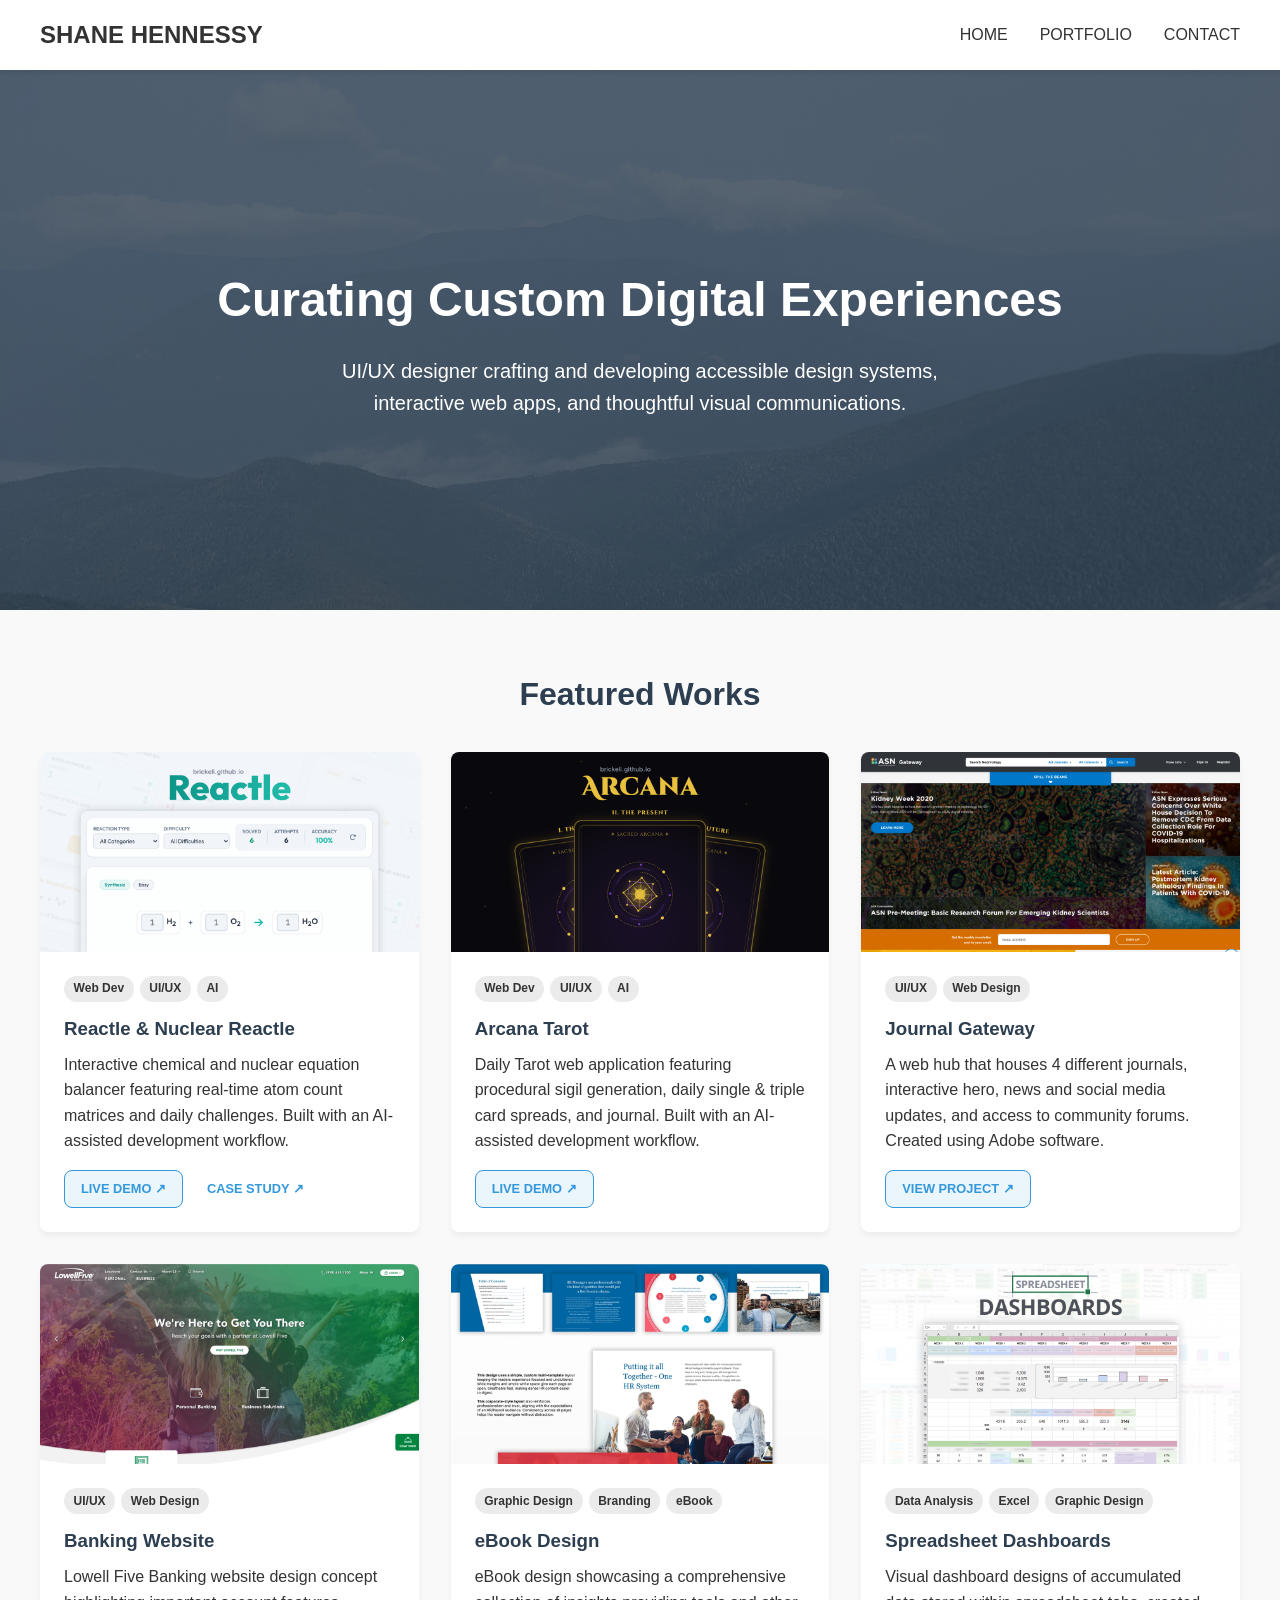
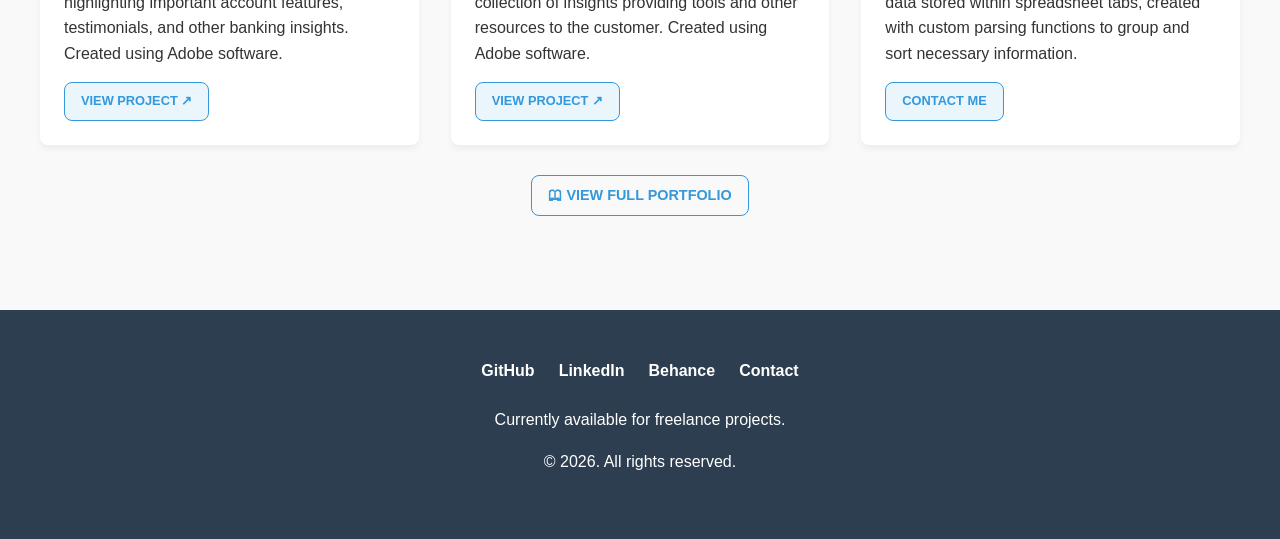
<file: index.html>
<!DOCTYPE html>
<html lang="en">
<head>
    <meta charset="UTF-8">
    <link rel="stylesheet" href="./css/style.css">
    <link rel="icon" type="image/svg+xml" href="favicon.svg">
    <!-- Google tag (gtag.js) -->
    <script async src="https://www.googletagmanager.com/gtag/js?id=G-2WPNHQ28ZM"></script>
    <script>
      window.dataLayer = window.dataLayer || [];
      function gtag(){dataLayer.push(arguments);}
      gtag('js', new Date());

      gtag('config', 'G-2WPNHQ28ZM');
    </script>
    <meta name="viewport" content="width=device-width, initial-scale=1.0">
    <title>Shane Hennessy | UI/UX Designer & Front-End Developer</title>
    <meta name="title" content="Shane Hennessy | UI/UX Designer & Front-End Web Developer">
    <meta name="description" content="Portfolio of Shane Hennessy, a UI/UX Designer, Front-End Web Developer, and Graphic Designer specializing in WCAG accessibility, responsive design systems, and interactive web applications.">
    <meta name="author" content="Shane Hennessy">
    <link rel="canonical" href="https://www.hennessyshane.com/">

    <!-- Open Graph / LinkedIn / Facebook -->
    <meta property="og:type" content="website">
    <meta property="og:url" content="https://www.hennessyshane.com/">
    <meta property="og:title" content="Shane Hennessy | UI/UX Designer & Front-End Web Developer">
    <meta property="og:description" content="Accessible design systems, interactive JavaScript web apps, and thoughtful visual communication.">
    <meta property="og:image" content="https://www.hennessyshane.com/assets/thumbnails/og-preview.png">
    <meta property="og:image:width" content="1200">
    <meta property="og:image:height" content="630">

    <!-- X (Twitter) Card -->
    <meta name="twitter:card" content="summary_large_image">
    <meta name="twitter:url" content="https://www.hennessyshane.com/">
    <meta name="twitter:title" content="Shane Hennessy | UI/UX Designer & Front-End Web Developer">
    <meta name="twitter:description" content="Accessible design systems, interactive JavaScript web apps, and thoughtful visual communication.">
    <meta name="twitter:image" content="https://www.hennessyshane.com/assets/thumbnails/og-preview.png">
    <script type="application/ld+json">
      {
        "@context": "https://schema.org",
        "@type": "Person",
        "name": "Shane Hennessy",
        "url": "https://www.hennessyshane.com/",
        "jobTitle": "Front-End Web Developer & UI/UX Designer",
        "description": "Front-End Web Developer, UI/UX Designer, and Graphic Designer building WCAG-accessible interfaces and interactive web applications.",
        "knowsAbout": [
          "Front-End Web Development",
          "UI/UX Design",
          "WCAG Web Accessibility",
          "Graphic Design",
          "JavaScript (ES6+)",
          "HTML5 & CSS3",
          "Responsive Design Systems"
        ],
        "sameAs": [
          "https://github.com/brickeli"
        ]
      }
    </script>
</head>
<body>
    <header>
        <div id="nav-placeholder"></div>
    </header>
    <section id="home" class="hero">
      <div class="hero-content">
          <h1>Curating Custom Digital Experiences</h1>
          <p>UI/UX designer crafting and developing accessible design systems, interactive web apps, and thoughtful visual communications.</p>
      </div>
    </section>
    <section id="portfolio" class="content">
        <h2>Featured Works</h2>
        <div class="portfolio-grid" id="portfolio-grid" data-featured-only="true"></div>
        <template id="portfolio-card-template">
          <article class="portfolio-card">
            <div class="card-media" role="img" aria-label=""></div>
            <div class="card-content">
              <ul class="card-tags" aria-label="Project categories"></ul>
              <h3 class="card-title"></h3>
              <p class="card-description"></p>
              <div class="card-actions">
                <a href="" class="btn btn-primary" target="_blank" rel="noopener noreferrer"></a>
                <a href="" class="btn btn-secondary" target="_blank" rel="noopener noreferrer"></a>
              </div>
            </div>
          </article>
        </template>
        <button type="page-button" class="text-btn"><a href="./portfolio.html" rel="noopener noreferrer">🕮 VIEW FULL PORTFOLIO</a></button>
      </section>
    <footer id="contact">
       <div id="footer-placeholder"></div>
    </footer>
<script type="module" src="./main.js"></script>
</body>
</html>
</file>
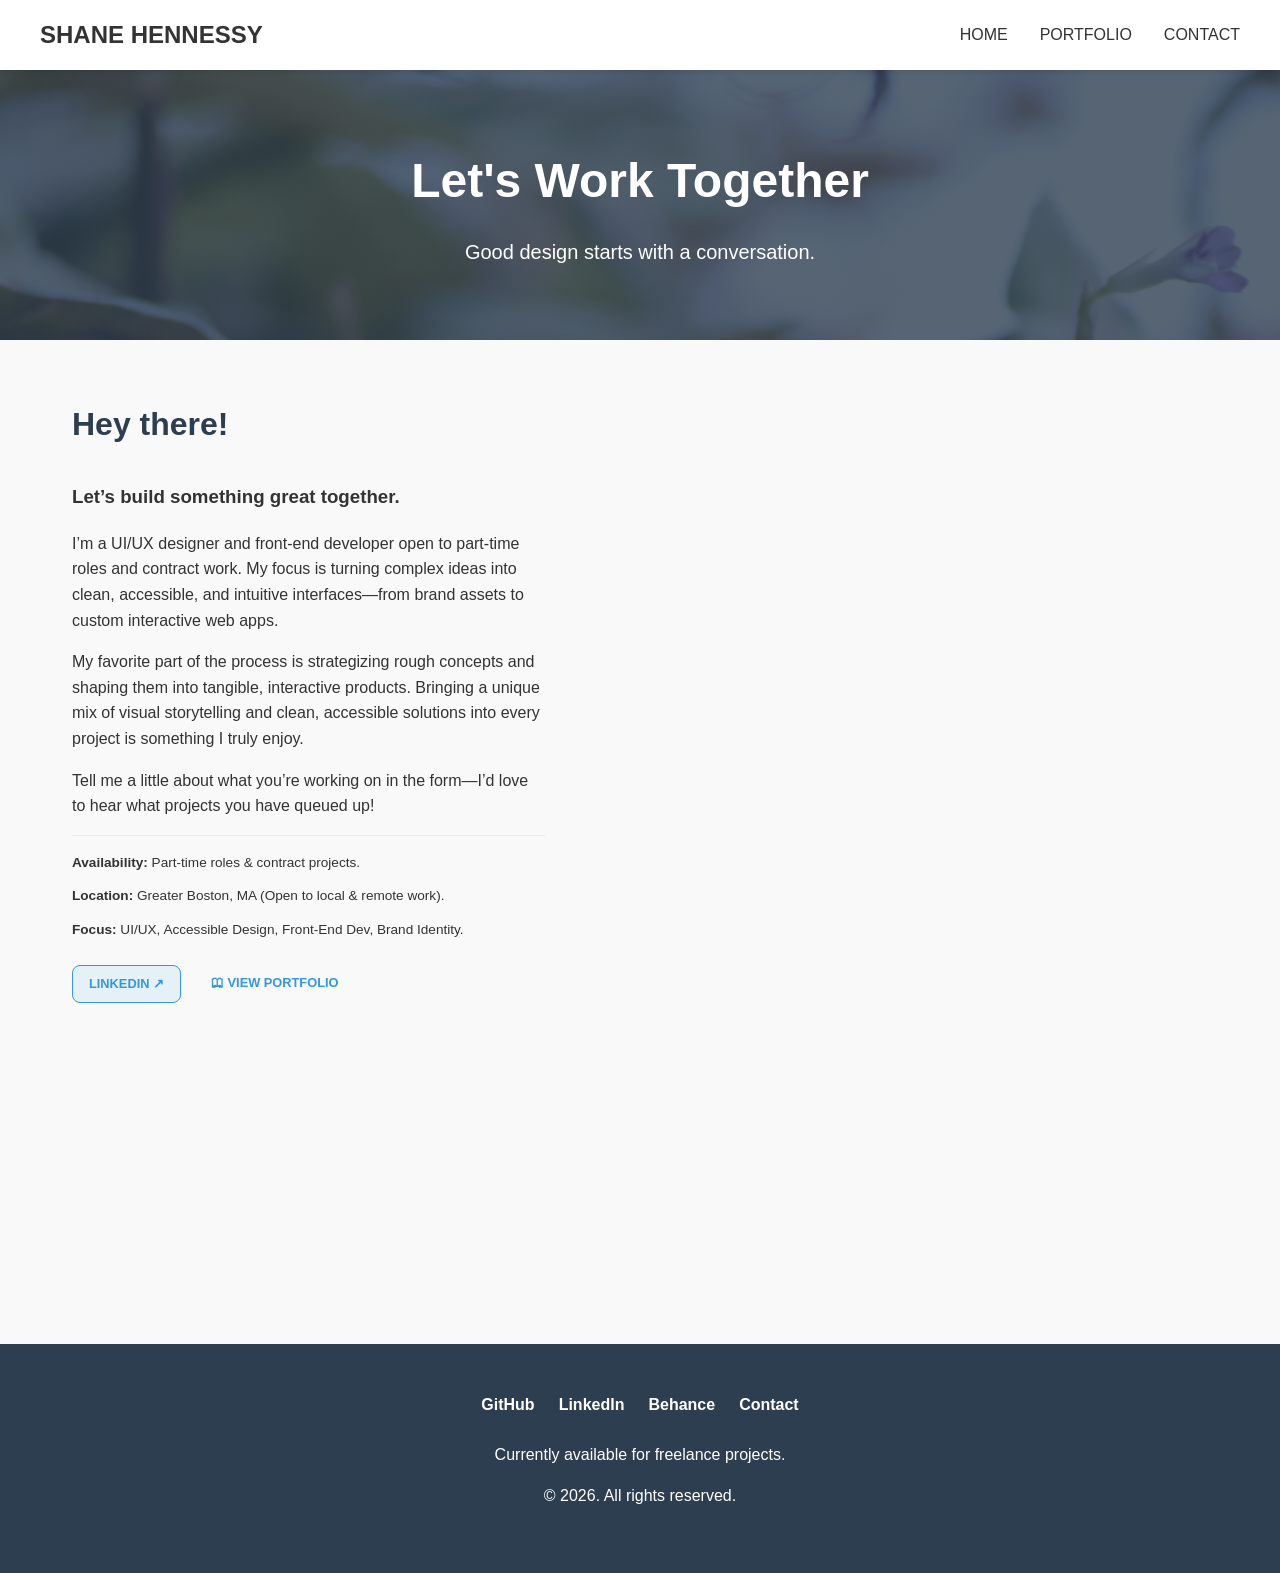
<file: contact.html>
<!DOCTYPE html>
<html lang="en">
<head>
    <meta charset="UTF-8">
    <link rel="stylesheet" href="./css/style.css">
    <link rel="icon" type="image/svg+xml" href="favicon.svg">
    <!-- Google tag (gtag.js) -->
    <script async src="https://www.googletagmanager.com/gtag/js?id=G-2WPNHQ28ZM"></script>
    <script>
      window.dataLayer = window.dataLayer || [];
      function gtag(){dataLayer.push(arguments);}
      gtag('js', new Date());

      gtag('config', 'G-2WPNHQ28ZM');
    </script>
    <meta name="viewport" content="width=device-width, initial-scale=1.0">
    <title>Contact | Shane Hennessy</title>
    <meta name="title" content="Contact | Shane Hennessy">
    <meta name="description" content="Get in touch with Shane Hennessy for UI/UX design, front-end web development, graphic design inquiries, or collaboration opportunities.">
    <link rel="canonical" href="https://www.hennessyshane.com/contact.html">

    <!-- Open Graph / LinkedIn / Facebook -->
    <meta property="og:type" content="website">
    <meta property="og:url" content="https://www.hennessyshane.com/contact.html">
    <meta property="og:title" content="Contact | Shane Hennessy">
    <meta property="og:description" content="Get in touch with Shane Hennessy for UI/UX design, front-end web development, and graphic design inquiries.">
    <meta property="og:image" content="https://www.hennessyshane.com/assets/thumbnails/og-preview.png">

    <!-- X (Twitter) Card -->
    <meta name="twitter:card" content="summary_large_image">
    <meta name="twitter:url" content="https://www.hennessyshane.com/contact.html">
    <meta name="twitter:title" content="Contact | Shane Hennessy">
    <meta name="twitter:description" content="Get in touch with Shane Hennessy for UI/UX design, front-end web development, and graphic design inquiries.">
    <meta name="twitter:image" content="https://www.hennessyshane.com/assets/thumbnails/og-preview.png">
</head>
<body>
    <header>
        <div id="nav-placeholder"></div>
    </header>
    <section id="interior" class="banner">
        <div class="banner-content">
            <h1>Let's Work Together</h1>
            <p>Good design starts with a conversation.</p>
        </div>
    </section>
    <section id="contact" class="contact-content">
      <div class="uneven-two-column">
        <div class="about">
          <div class="intro">
            <h2>Hey there!</h2>
            <h3>Let’s build something great together.</h3>
            <p>I’m a UI/UX designer and front-end developer open to part-time roles and contract work. My focus is turning complex ideas into clean, accessible, and intuitive interfaces—from brand assets to custom interactive web apps.</p>
            <p>My favorite part of the process is strategizing rough concepts and shaping them into tangible, interactive products. Bringing a unique mix of visual storytelling and clean, accessible solutions into every project is something I truly enjoy.</p>
            <p>Tell me a little about what you’re working on in the form—I’d love to hear what projects you have queued up!</p>
          </div>
          <div class="details">
            <p><span>Availability:</span> Part-time roles &amp; contract projects.</p>
            <p><span>Location:</span> Greater Boston, MA (Open to local &amp; remote work).</p>
            <p><span>Focus:</span> UI/UX, Accessible Design, Front-End Dev, Brand Identity.</p>
          </div>
          <div class="contact-quick-links" aria-label="Portfolio and social links">
            <a href="https://www.linkedin.com/in/shanehennessy23/" class="btn btn-primary" target="_blank" rel="noopener noreferrer" aria-label="Connect on LinkedIn (opens in a new tab)">
              <span>LinkedIn  ↗</span>
            </a>
            <a href="portfolio.html" class="btn btn-secondary">
              <i class="fa-solid fa-layer-group" aria-hidden="true"></i>
              <span>🕮 View Portfolio</span>
            </a>
          </div>
        </div>
        <div class="contact-form">
            <iframe src="https://docs.google.com/forms/d/e/1FAIpQLScdeDfQy69jdcoNz8HnKoPJHAzofnVb-d-lVNSD97A9QmhY-Q/viewform?embedded=true" width="100%" height="900" frameborder="0" marginheight="0" marginwidth="0">Loading…</iframe>
        </div>
      </div>
    </section>
    <footer id="contact">
       <div id="footer-placeholder"></div>
    </footer>
<script type="module" src="./main.js"></script>
</body>
</html>
</file>
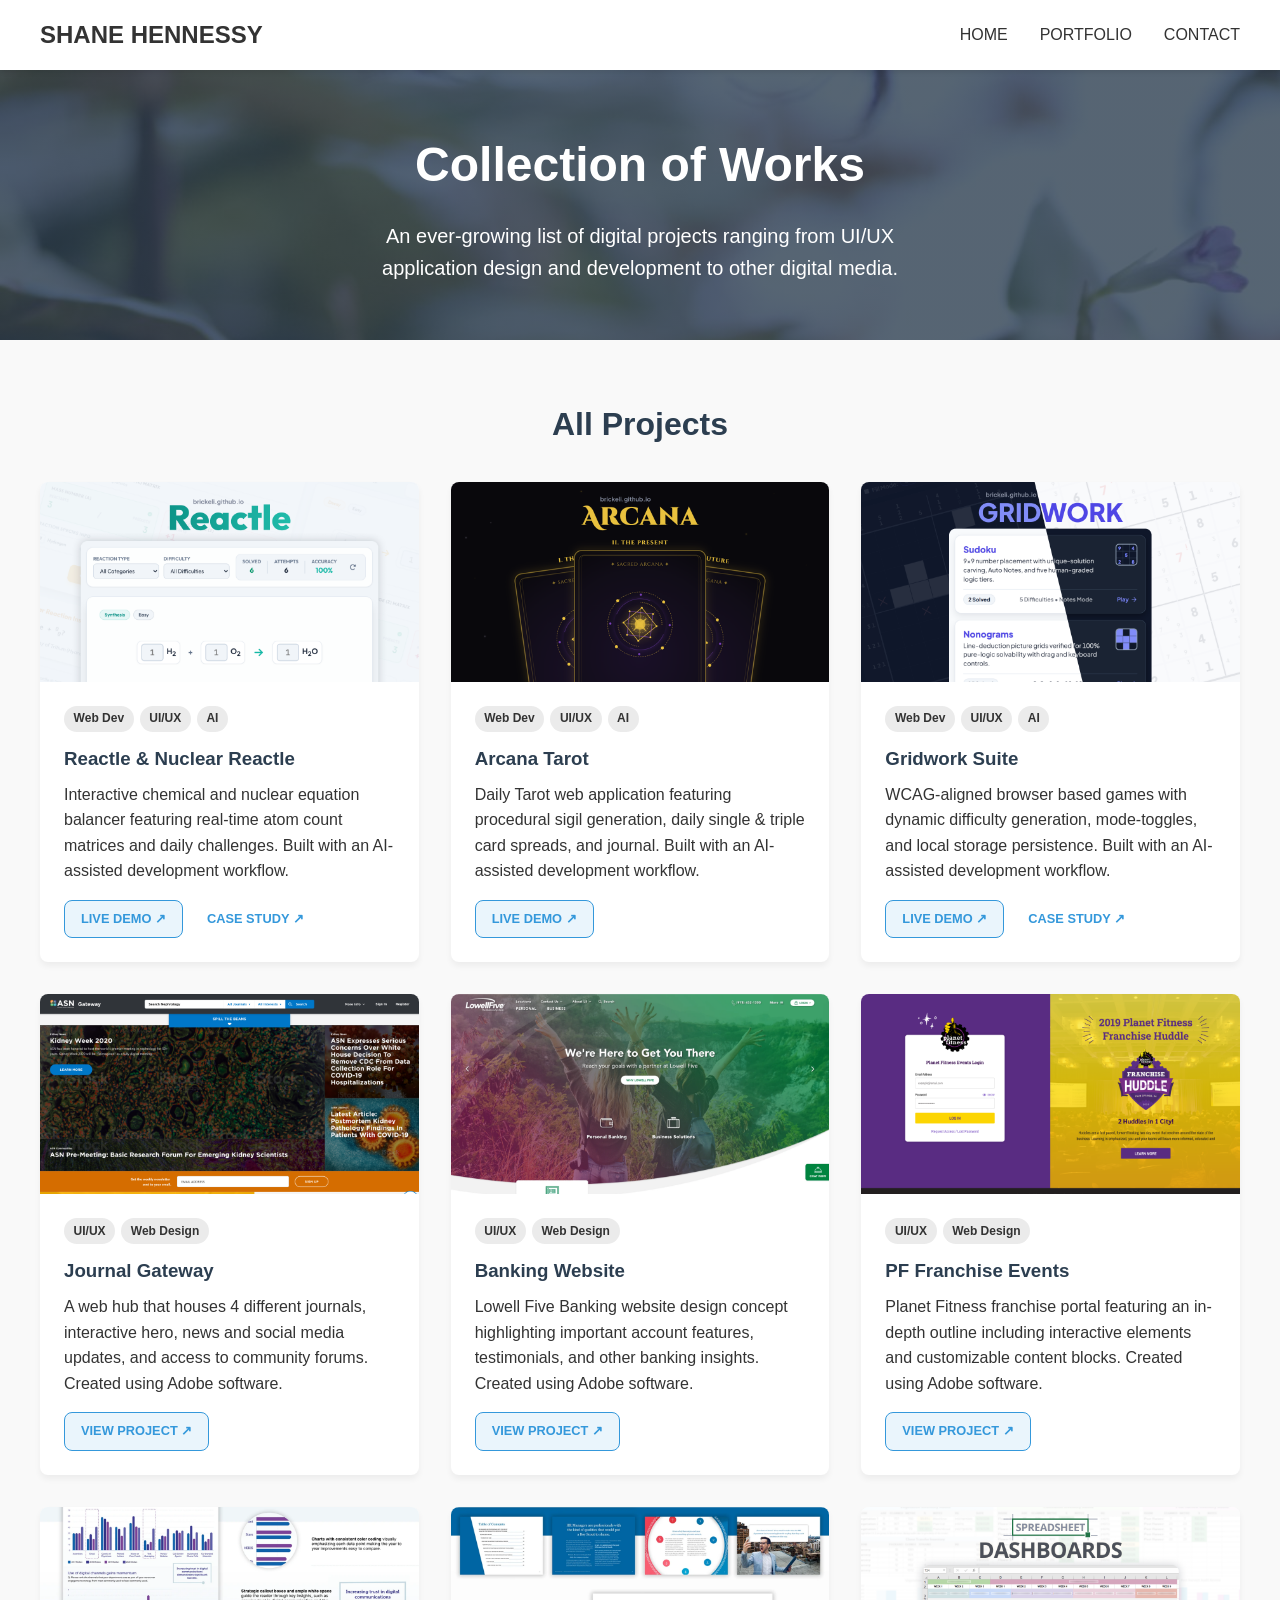
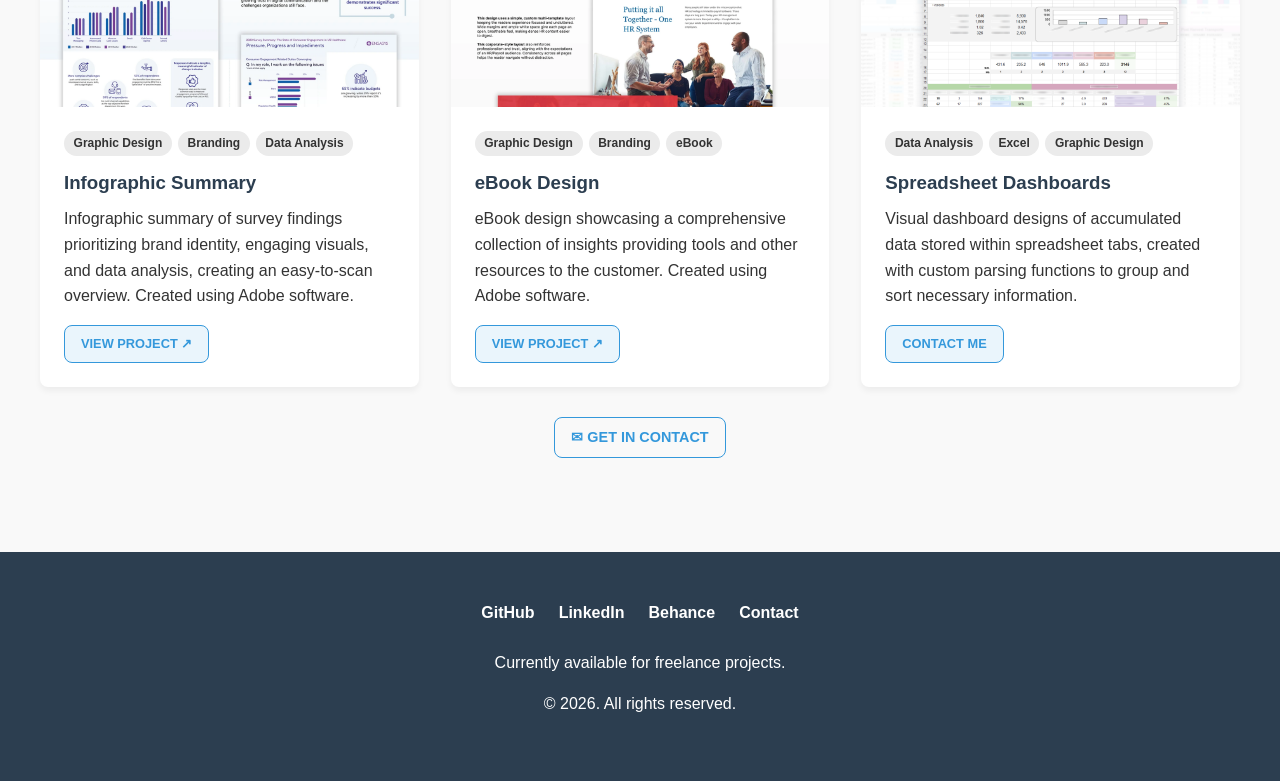
<file: portfolio.html>
<!DOCTYPE html>
<html lang="en">
<head>
    <meta charset="UTF-8">
    <link rel="stylesheet" href="./css/style.css">
    <link rel="icon" type="image/svg+xml" href="favicon.svg">
    <!-- Google tag (gtag.js) -->
    <script async src="https://www.googletagmanager.com/gtag/js?id=G-2WPNHQ28ZM"></script>
    <script>
      window.dataLayer = window.dataLayer || [];
      function gtag(){dataLayer.push(arguments);}
      gtag('js', new Date());

      gtag('config', 'G-2WPNHQ28ZM');
    </script>
    <meta name="viewport" content="width=device-width, initial-scale=1.0">
    <title>Portfolio & Case Studies | Shane Hennessy</title>
    <meta name="title" content="Portfolio & Case Studies | Shane Hennessy">
    <meta name="description" content="Explore UI/UX design, web development, and graphic design projects by Shane Hennessy, including interactive JavaScript applications and accessible design systems.">
    <link rel="canonical" href="https://www.hennessyshane.com/portfolio.html">

    <!-- Open Graph / LinkedIn / Facebook -->
    <meta property="og:type" content="website">
    <meta property="og:url" content="https://www.hennessyshane.com/portfolio.html">
    <meta property="og:title" content="Portfolio & Case Studies | Shane Hennessy">
    <meta property="og:description" content="Explore UI/UX design, web development, and graphic design projects by Shane Hennessy.">
    <meta property="og:image" content="https://www.hennessyshane.com/assets/thumbnails/og-preview.png">

    <!-- X (Twitter) Card -->
    <meta name="twitter:card" content="summary_large_image">
    <meta name="twitter:url" content="https://www.hennessyshane.com/portfolio.html">
    <meta name="twitter:title" content="Portfolio & Case Studies | Shane Hennessy">
    <meta name="twitter:description" content="Explore UI/UX design, web development, and graphic design projects by Shane Hennessy.">
    <meta name="twitter:image" content="https://www.hennessyshane.com/assets/thumbnails/og-preview.png">
</head>
<body>
    <header>
        <div id="nav-placeholder"></div>
    </header>
    <section id="interior" class="banner">
        <div class="banner-content">
          <h1>Collection of Works</h1>
          <p>An ever-growing list of digital projects ranging from UI/UX application design and development to other digital media.</p>
        </div>
    </section>
    <section id="portfolio" class="content">
      <h2 id="portfolio-heading">All Projects</h2>
      <div class="portfolio-grid" id="portfolio-grid"></div>
        <template id="portfolio-card-template">
          <article class="portfolio-card">
            <div class="card-media" role="img" aria-label=""></div>
            <div class="card-content">
              <ul class="card-tags" aria-label="Project categories"></ul>
              <h3 class="card-title"></h3>
              <p class="card-description"></p>
              <div class="card-actions">
                <a href="" class="btn btn-primary" target="_blank" rel="noopener noreferrer"></a>
                <a href="" class="btn btn-secondary" target="_blank" rel="noopener noreferrer"></a>
              </div>
            </div>
          </article>
        </template>
        <button type="page-button" class="text-btn"><a href="./contact.html" rel="noopener noreferrer">✉ GET IN CONTACT</a></button>
    </section>
    <footer id="contact">
       <div id="footer-placeholder"></div>
    </footer>
<script type="module" src="./main.js"></script>
</body>
</html>
</file>
<file: css/style.css>
/* Base Styles & Accessibility */
:root {
    --primary-color: 44 62 80;
    --accent-color: 52 152 219;
    --text-color: 51 51 51;
    --bg-color: 249 249 249;
    --surface-pill: 235 235 235;
    --white: 255 255 255;
}

html {
  -webkit-text-size-adjust: none;
  text-size-adjust: none;
}

body {
    font-family: -apple-system, BlinkMacSystemFont, "Segoe UI", Roboto, Helvetica, Arial, sans-serif;
    margin: 0;
    padding: 0;
    color: rgb(var(--text-color));
    line-height: 1.6;
    background-color: rgb(var(--bg-color));
}

input, button, textarea, select {
  font: inherit;
}

h1, h2, h3, h4, h5, h6 {
  text-wrap: balance;
  overflow-wrap: break-word;
}

h1 {
    font-size: 3rem;
    margin: 0 0 1rem 0;
}

h2 {
    font-size: 2rem;
    margin-bottom: 2rem;
    color: rgb(var(--primary-color));
}

p {
  text-wrap: pretty;
  overflow-wrap: break-word;
  margin: 0 0 1rem 0;
}

button.text-btn {
    display: block;
    margin: 30px auto;
    background-color: rgb(var(--accent-color) / 0);
    border: 1px solid rgb(var(--accent-color));
    padding: .5rem 1rem;
    color: rgb(var(--accent-color));
    font-size: 0.9rem;
    font-weight: 700;
    cursor: pointer;
    position: relative;
    transition: all 0.2s ease;
    border-radius: 8px;
}
button.text-btn:hover {
  background-color: rgb(var(--accent-color) / 0.15);
}

button.text-btn a {
    color: rgb(var(--accent-color));
}

a {
    text-decoration: none;
    color: rgb(var(--text-color));
    transition: color 0.3s ease;
}

a:hover, a:focus {
    color: rgb(var(--accent-color));
}

/* 1. Navigation Bar */
header {
    background-color: #fff;
    box-shadow: 0 2px 5px rgba(0,0,0,0.1);
    position: sticky;
    top: 0;
    z-index: 100;
}

nav {
    display: flex;
    justify-content: space-between;
    align-items: center;
    max-width: 1200px;
    margin: 0 auto;
    padding: 1rem 2rem;
}

.logo {
    font-size: 1.5rem;
    font-weight: bold;
    color: rgb(var(--primary-color));
}

nav ul {
    list-style: none;
    display: flex;
    gap: 2rem;
    margin: 0;
    padding: 0;
}

.content {
    max-width: 1200px;
    margin: 2rem auto;
    padding: 0 2rem;
    display: flex;
    flex-direction: column;
}

.content h2 {
  text-align: center;
}

/* 2. Hero Section */
.hero {
    background-image:
        linear-gradient(rgba(44, 62, 80, 0.8), rgba(44, 62, 80, 0.8)),
        url("../assets/backgrounds/hero-bg.jpg");
    background-size: cover;
    background-position: center;
    height: 60vh;
    min-height: 400px;
    display: flex;
    align-items: center;
    justify-content: center;
    text-align: center;
    color: #fff;
    padding: 0 2rem;
}

.hero-content p, .banner-content p {
    font-size: 1.25rem;
    max-width: 600px;
    margin: 0 auto;
}

/* Banner Section */
.banner {
    background-image:
        linear-gradient(rgba(44, 62, 80, 0.8), rgba(44, 62, 80, 0.8)),
        url("../assets/backgrounds/banner-bg.jpg");
    height: 30vh;
    min-height: 250px;
    display: flex;
    align-items: center;
    justify-content: center;
    text-align: center;
    color: #fff;
    padding: 0 2rem;
}

/* 3. Portfolio Grid */

.portfolio-grid {
    display: grid;
    grid-template-columns: repeat(1, 1fr);
    gap: 2rem;
}

.portfolio-card {
    background: #fff;
    border-radius: 8px;
    overflow: hidden;
    box-shadow: 0 4px 6px rgba(0,0,0,0.05);
    transition: transform 0.3s ease;
}

.portfolio-card:hover {
    transform: translateY(-5px);
}

.card-media {
    height: 200px;
    width: 100%;
    aspect-ratio: 16 / 10;
    background-color: #ddd;
    background-position: center top;
    background-size: cover;
}

.card-content {
    padding: 1.5rem;
}

.card-content h3 {
    margin: 0 0 0.5rem 0;
    color: rgb(var(--primary-color));
}

.filter-bar {
  display: flex;
  flex-wrap: wrap;
  gap: 0.5rem;
  margin-bottom: 1.5rem;
}

.filter-btn[aria-pressed="true"] {
  background-color: rgb(var(--accent-color, #111));
  color: rgb(var(--accent-contrast, #fff));
}

.card-tags {
  display: flex;
  flex-wrap: wrap;
  gap: 0.375rem;
  list-style: none;
  padding: 0;
  margin: 0 0 0.75rem;
}

.tag-pill {
  font-size: 0.75rem;
  font-weight: 600;
  padding: 0.2rem 0.6rem;
  border-radius: 999px;
  background: rgb(var(--surface-pill));
}

.visually-hidden {
  position: absolute;
  width: 1px;
  height: 1px;
  overflow: hidden;
  clip: rect(0 0 0 0);
  white-space: nowrap;
}

.card-actions {
    display: flex;
    flex-direction: row;
    gap: 0.5rem;
    align-items: center;
}

.btn-primary {
    background-color: rgb(var(--accent-color) / 0.1);
    border: 1px solid rgb(var(--accent-color));
    color: rgb(var(--accent-color));
    font-weight: 700;
    padding: .5rem 1rem;
    border-radius: 8px;
    font-size: 0.8rem;
    text-transform: uppercase;
}

.btn-primary:hover {
    background-color: rgb(var(--accent-color) / 0.25);
}

.btn-secondary {
    color: rgb(var(--accent-color));
    font-weight: 700;
    padding: .5rem 1rem;
    border-radius: 8px;
    font-size: 0.8rem;
    text-transform: uppercase;
}

.btn-secondary:hover {
    background-color: rgb(var(--accent-color) / 0.15);
}

/* Contact */

.contact-content {
    max-width: 1200px;
    margin: 2rem auto;
    display: flex;
    flex-direction: column;
}

.uneven-two-column {
  display: flex;
  flex-direction:row;
}

.about {
  flex:1.25;
  padding: 0 2rem;
  margin-bottom:1rem;
}

.intro {
  border-bottom: 1px solid rgb(var(--surface-pill));
  margin-bottom: 1rem;
}

.details span {
  font-weight: 700;
}

.details p {
  font-size: 0.85rem;
  margin-bottom: 0.75rem;
  margin-top:0;
}

.contact-form {
  flex:1.75;
}

.contact-quick-links {
  display: flex;
  flex-wrap: wrap;
  gap: 0.875rem;
  margin-top: 1.5rem;
}

/* Footer */
footer {
    background-color: rgb(var(--primary-color));
    color: #fff;
    text-align: center;
    padding: 3rem 2rem;
    margin-top: 4rem;
}

.social-links {
    display: flex;
    justify-content: center;
    gap: 1.5rem;
    margin-bottom: 1.5rem;
}

.social-links a {
    color: #fff;
    font-weight: bold;
}

/* Mobile Responsiveness */

@media (min-width: 620px) {
  .portfolio-grid {
    grid-template-columns: repeat(2, 1fr);
  }
}

@media (min-width: 900px) {
  .portfolio-grid {
    grid-template-columns: repeat(3, 1fr);
  }
}

@media (max-width: 768px) {
    nav {
        flex-direction: column;
        gap: 1rem;
    }
    nav ul {
        flex-wrap: wrap;
        justify-content: center;
    }
    h1 {
        font-size: 2rem;
    }
    .banner, .hero {
      padding: 0 1rem;
    }
    .hero-content p, .banner-content p {
        font-size: 1.15rem;
    }
    .uneven-two-column {
      flex-direction: column;
    }
}
</file>
